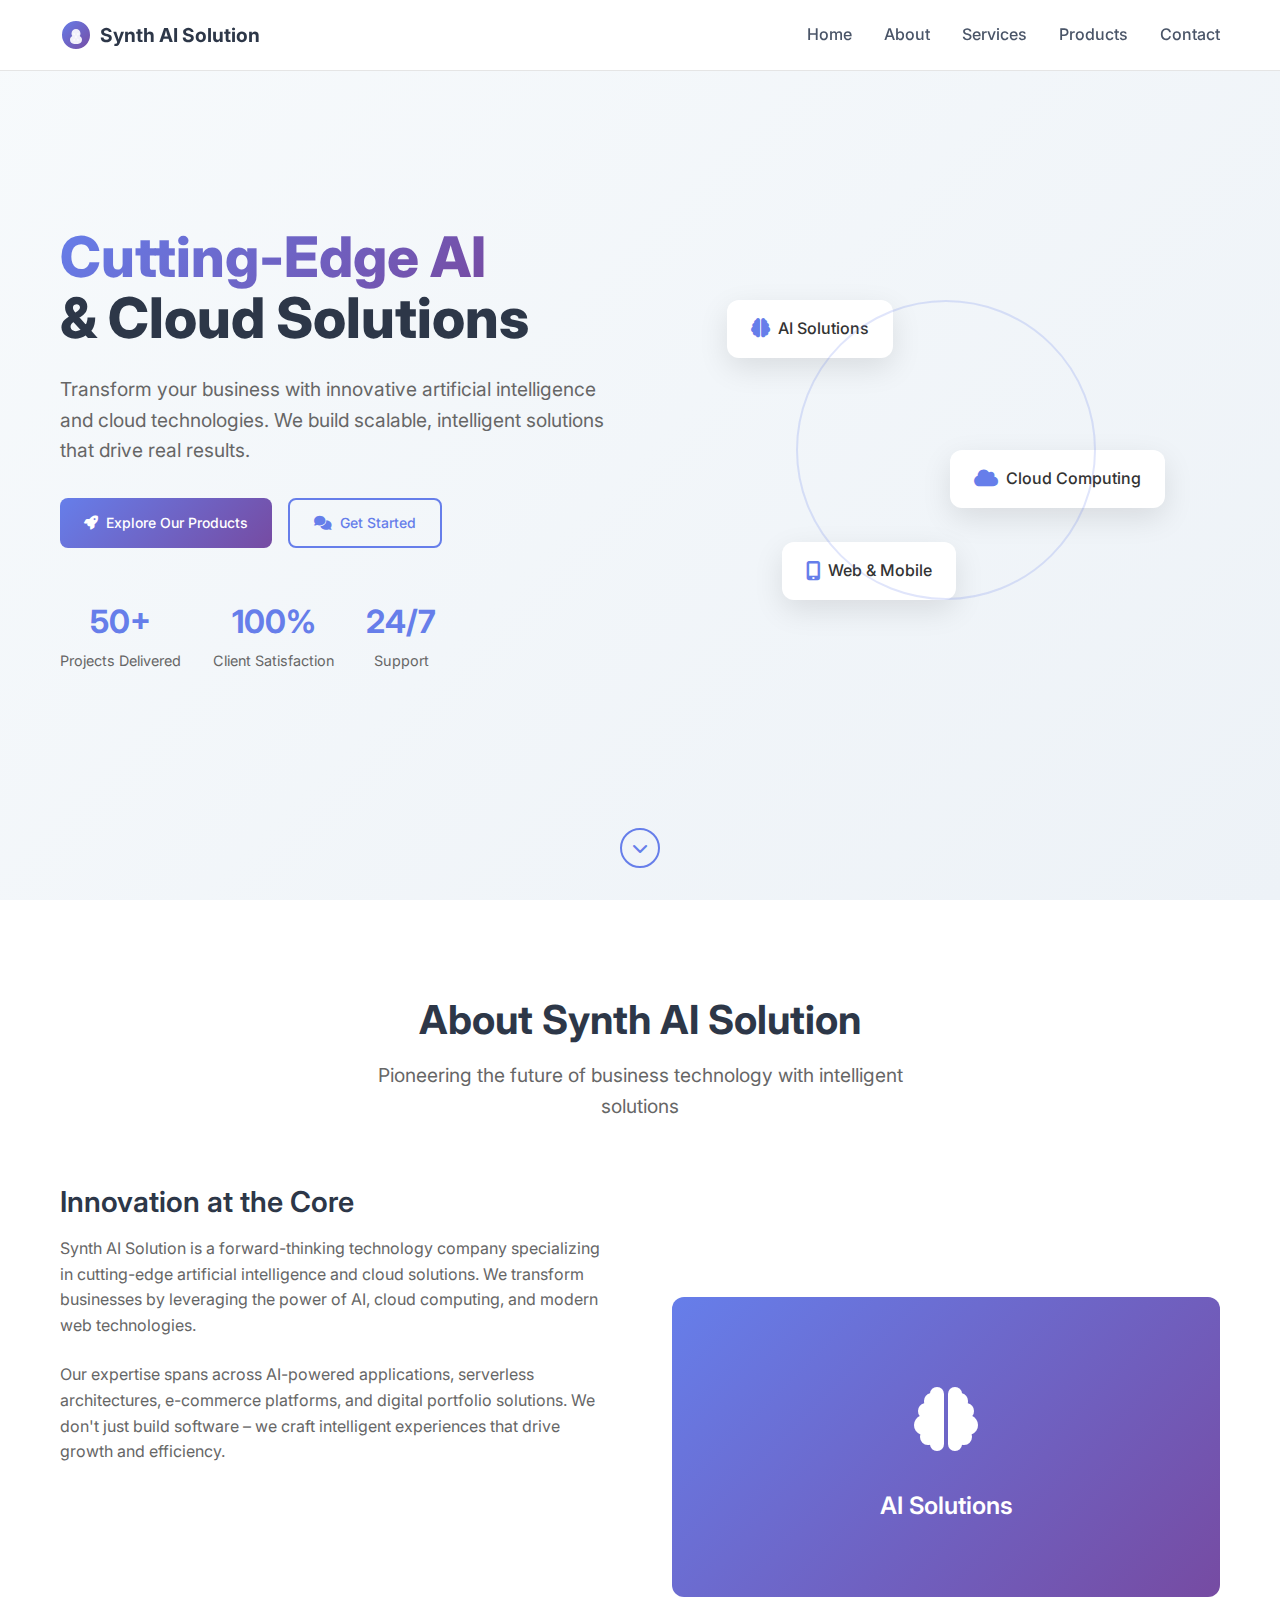
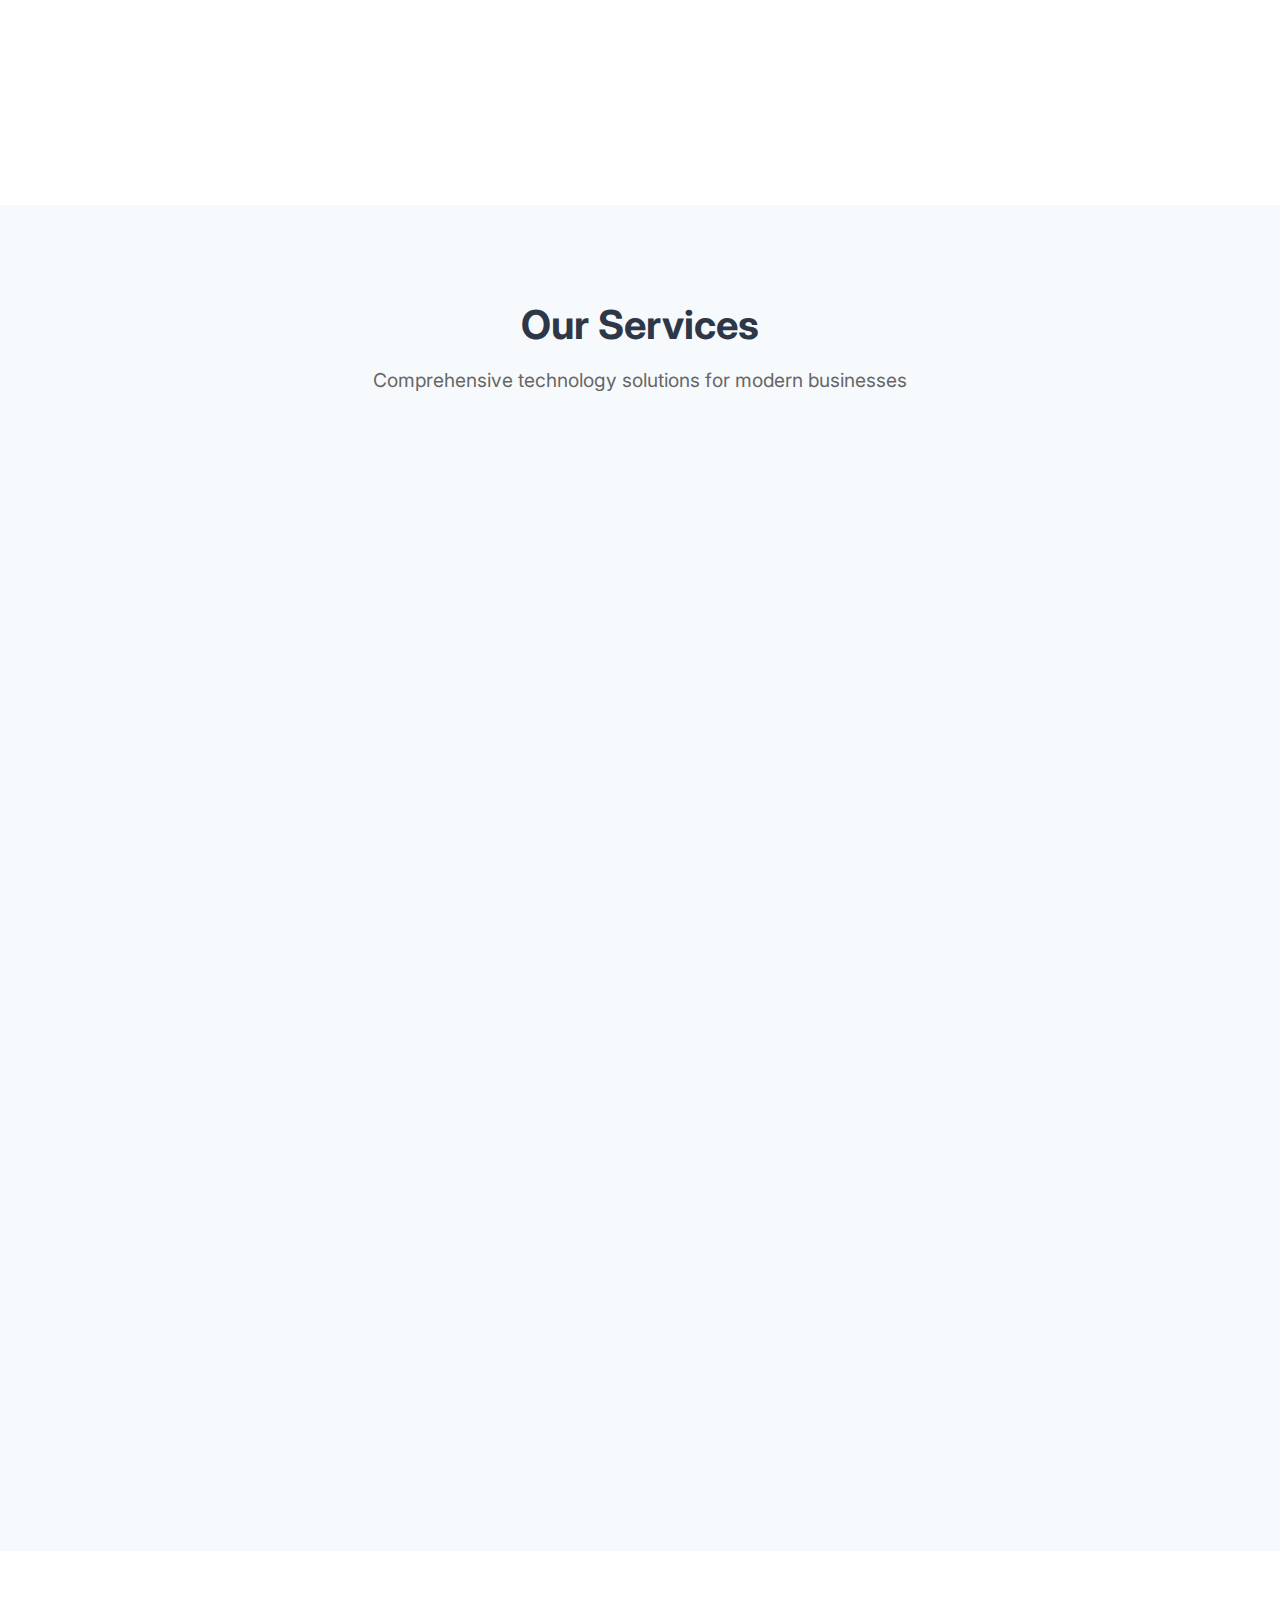
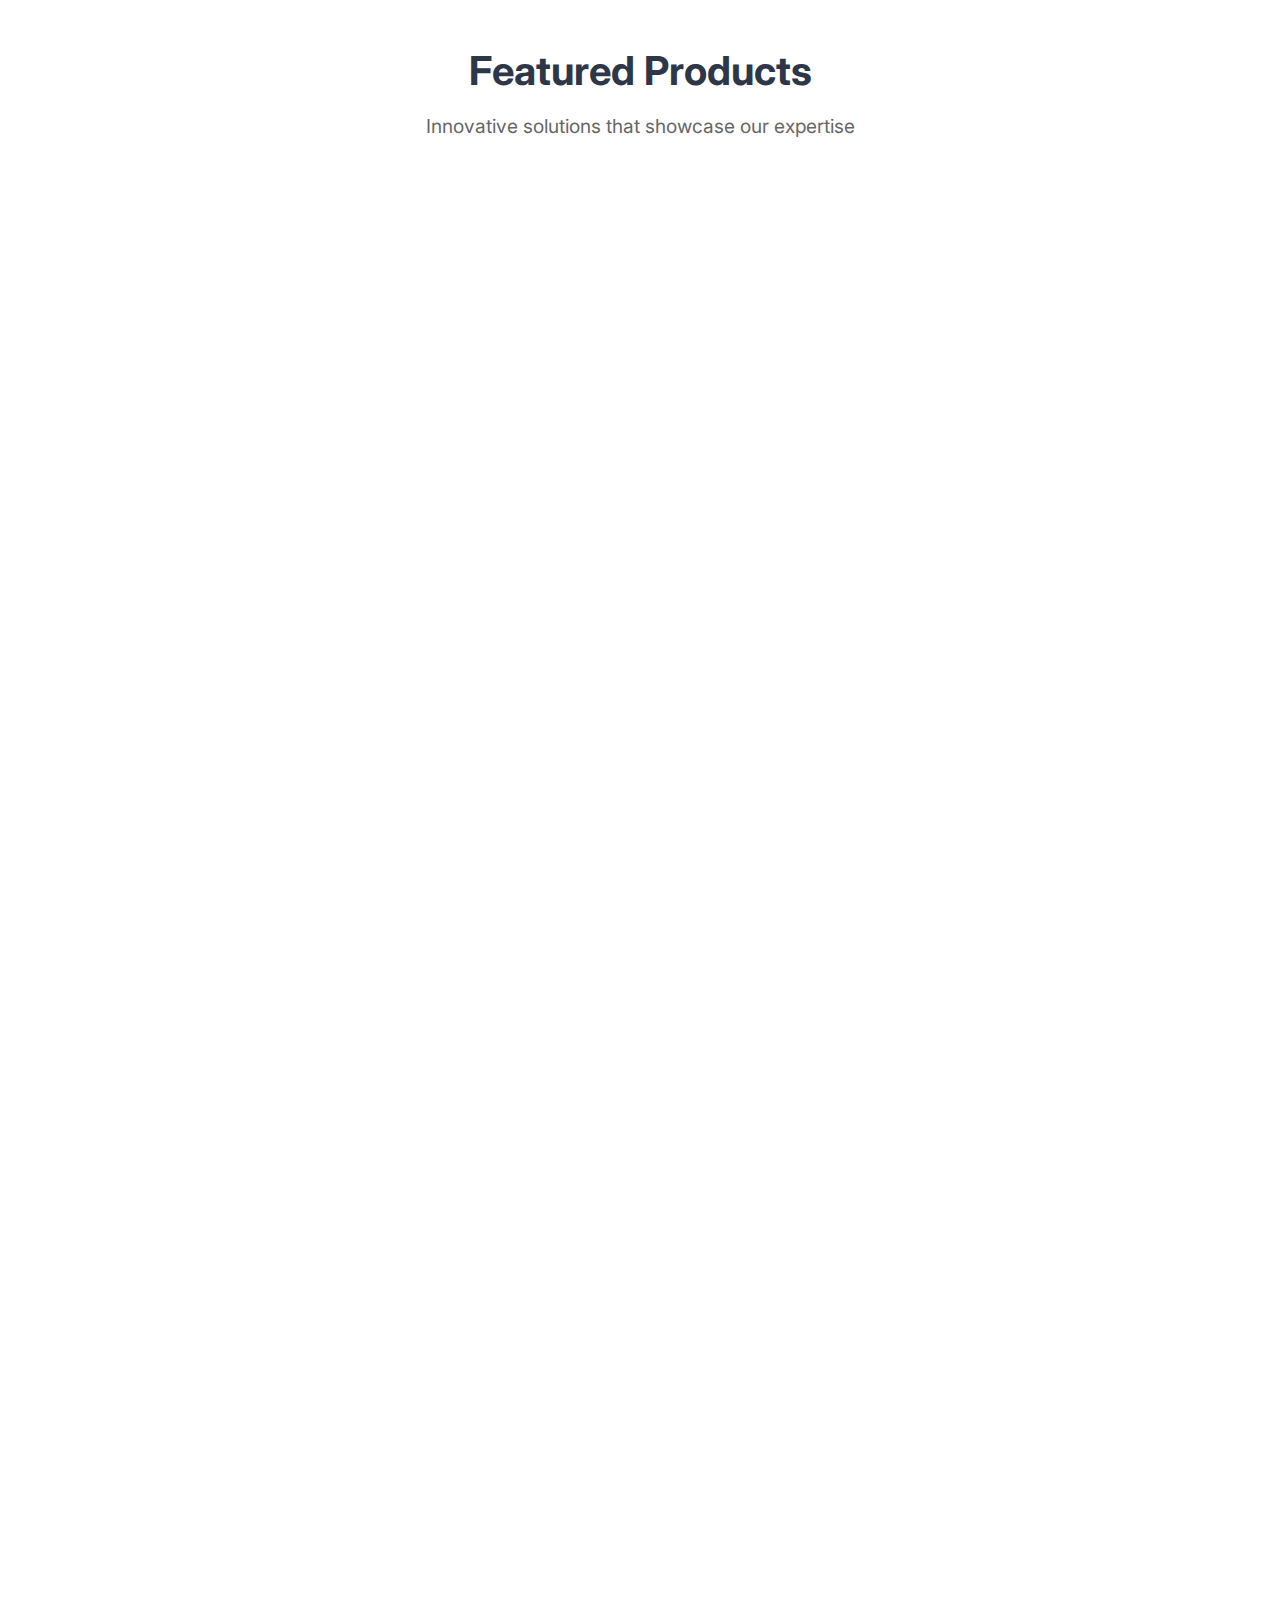
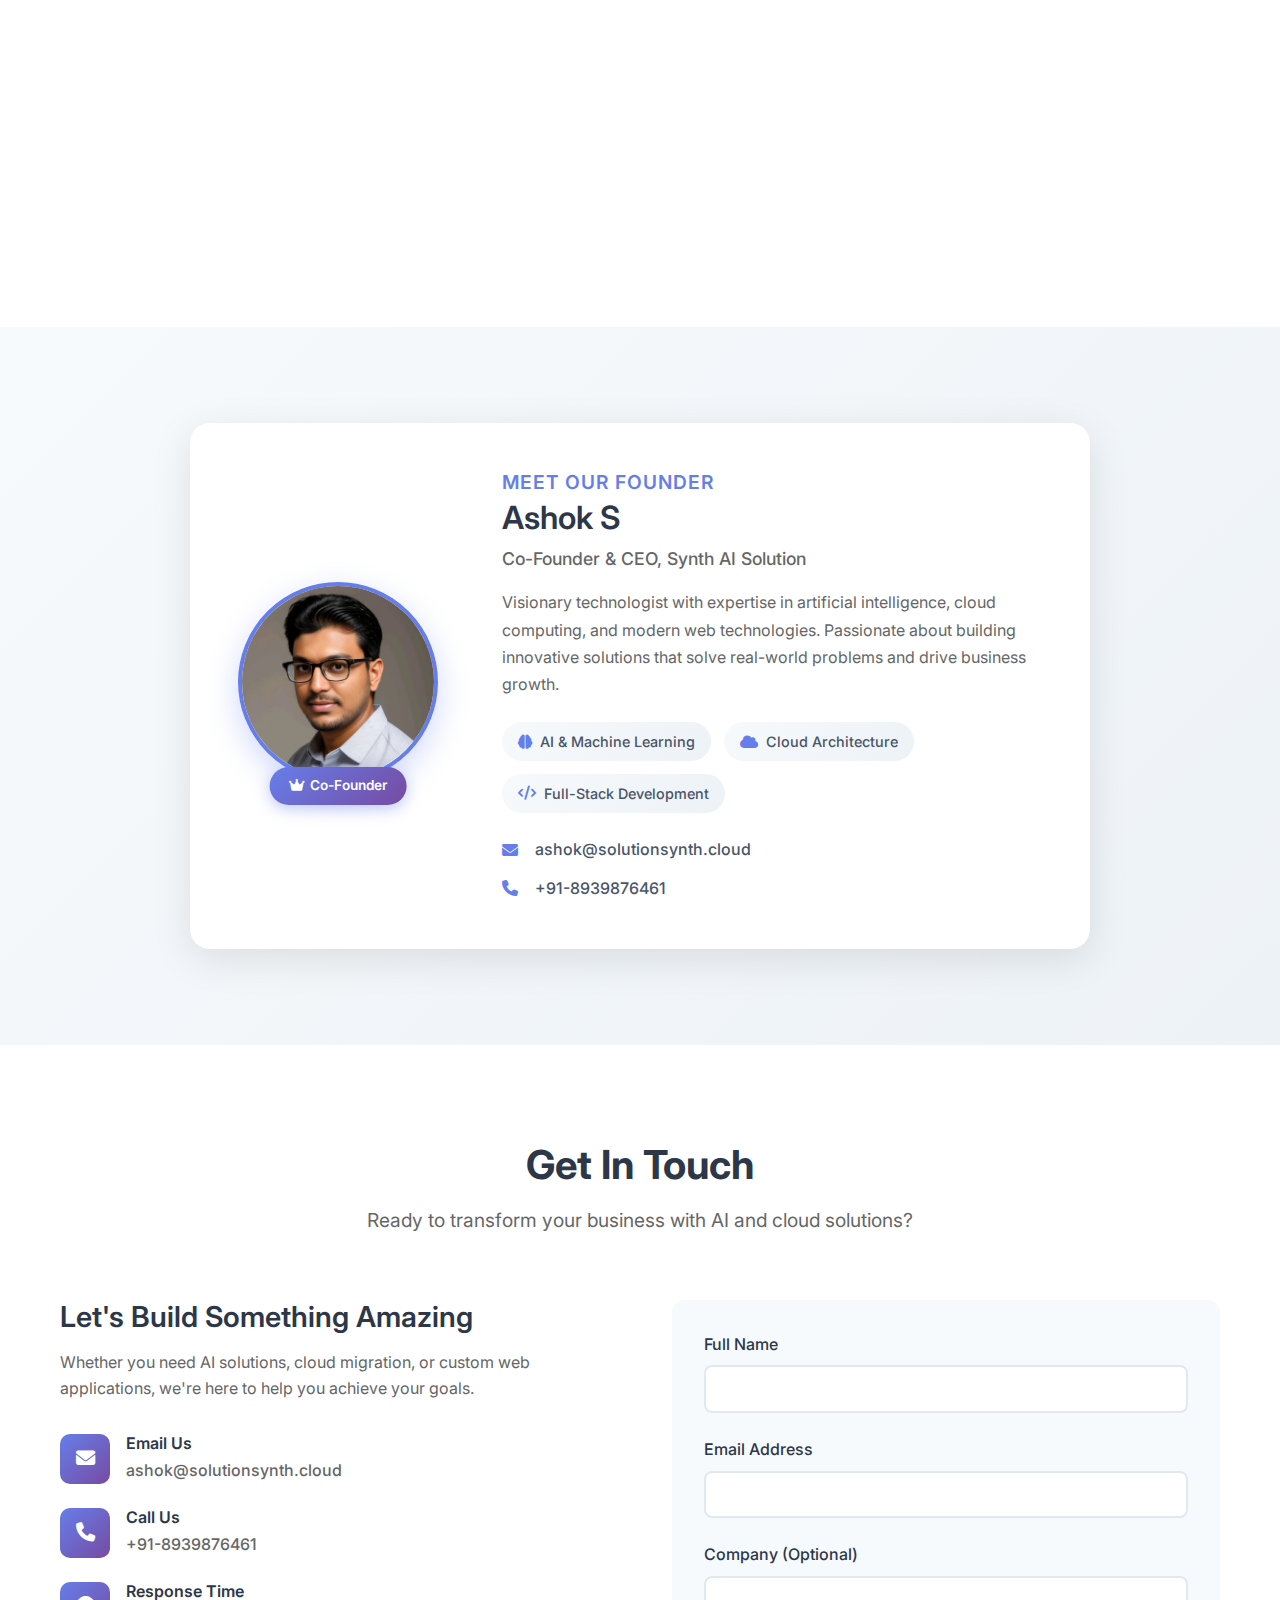
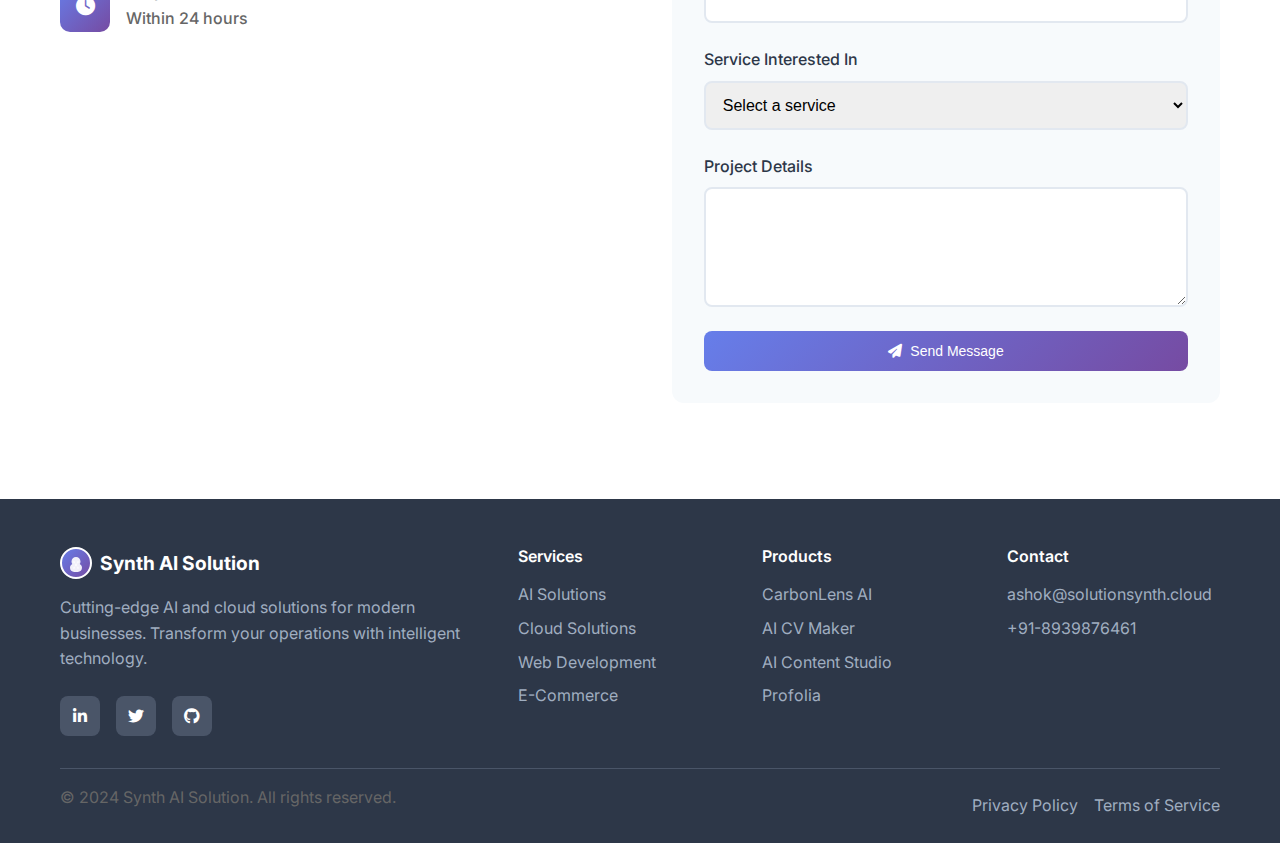
<file: index.html>
<!DOCTYPE html>
<html lang="en">
<head>
    <meta charset="UTF-8">
    <meta name="viewport" content="width=device-width, initial-scale=1.0">
    <title>Synth AI Solution - Cutting-Edge AI & Cloud Solutions</title>
    <meta name="description" content="Synth AI Solution provides cutting-edge AI and cloud solutions, websites, shopping cart apps, and portfolio generation. Discover our innovative products like CarbonLens AI and Profolia.">
    <meta name="keywords" content="AI solutions, cloud computing, web development, portfolio generation, artificial intelligence, AWS, serverless">
    
    <!-- Open Graph Meta Tags -->
    <meta property="og:title" content="Synth AI Solution - Cutting-Edge AI & Cloud Solutions">
    <meta property="og:description" content="Transform your business with our innovative AI and cloud solutions. From carbon tracking to portfolio generation, we build the future.">
    <meta property="og:image" content="https://solutionsynth.cloud/assets/og-image.jpg">
    <meta property="og:url" content="https://solutionsynth.cloud">
    <meta property="og:type" content="website">
    
    <!-- Favicon -->
    <link rel="icon" type="image/svg+xml" href="assets/favicon.svg">
    <link rel="alternate icon" href="assets/favicon.svg">
    
    <!-- Fonts -->
    <link href="https://fonts.googleapis.com/css2?family=Inter:wght@300;400;500;600;700;800&display=swap" rel="stylesheet">
    <link href="https://cdnjs.cloudflare.com/ajax/libs/font-awesome/6.4.0/css/all.min.css" rel="stylesheet">
    
    <!-- Styles -->
    <link rel="stylesheet" href="styles/main.css">
    
    <!-- Analytics -->
    <script async src="https://www.googletagmanager.com/gtag/js?id=GA_MEASUREMENT_ID"></script>
    <script>
        window.dataLayer = window.dataLayer || [];
        function gtag(){dataLayer.push(arguments);}
        gtag('js', new Date());
        gtag('config', 'GA_MEASUREMENT_ID');
    </script>
</head>
<body>
    <!-- Navigation -->
    <nav class="navbar">
        <div class="nav-container">
            <div class="nav-logo">
                <img src="assets/logo.svg" alt="Synth AI Solution" class="logo-img">
                <span class="logo-text">Synth AI Solution</span>
            </div>
            <div class="nav-menu" id="nav-menu">
                <a href="#home" class="nav-link">Home</a>
                <a href="#about" class="nav-link">About</a>
                <a href="#services" class="nav-link">Services</a>
                <a href="#products" class="nav-link">Products</a>
                <a href="#contact" class="nav-link">Contact</a>
            </div>
            <div class="nav-toggle" id="nav-toggle">
                <span class="bar"></span>
                <span class="bar"></span>
                <span class="bar"></span>
            </div>
        </div>
    </nav>

    <!-- Hero Section -->
    <section id="home" class="hero">
        <div class="hero-container">
            <div class="hero-content">
                <h1 class="hero-title">
                    <span class="gradient-text">Cutting-Edge AI</span><br>
                    & Cloud Solutions
                </h1>
                <p class="hero-description">
                    Transform your business with innovative artificial intelligence and cloud technologies. 
                    We build scalable, intelligent solutions that drive real results.
                </p>
                <div class="hero-buttons">
                    <a href="#products" class="btn btn-primary">
                        <i class="fas fa-rocket"></i>
                        Explore Our Products
                    </a>
                    <a href="#contact" class="btn btn-secondary">
                        <i class="fas fa-comments"></i>
                        Get Started
                    </a>
                </div>
                <div class="hero-stats">
                    <div class="stat">
                        <span class="stat-number">50+</span>
                        <span class="stat-label">Projects Delivered</span>
                    </div>
                    <div class="stat">
                        <span class="stat-number">100%</span>
                        <span class="stat-label">Client Satisfaction</span>
                    </div>
                    <div class="stat">
                        <span class="stat-number">24/7</span>
                        <span class="stat-label">Support</span>
                    </div>
                </div>
            </div>
            <div class="hero-visual">
                <div class="hero-animation">
                    <div class="floating-card card-1">
                        <i class="fas fa-brain"></i>
                        <span>AI Solutions</span>
                    </div>
                    <div class="floating-card card-2">
                        <i class="fas fa-cloud"></i>
                        <span>Cloud Computing</span>
                    </div>
                    <div class="floating-card card-3">
                        <i class="fas fa-mobile-alt"></i>
                        <span>Web & Mobile</span>
                    </div>
                    <div class="hero-circle"></div>
                </div>
            </div>
        </div>
        <div class="hero-scroll">
            <a href="#about" class="scroll-indicator">
                <i class="fas fa-chevron-down"></i>
            </a>
        </div>
    </section>

    <!-- About Section -->
    <section id="about" class="about">
        <div class="container">
            <div class="section-header">
                <h2 class="section-title">About Synth AI Solution</h2>
                <p class="section-subtitle">
                    Pioneering the future of business technology with intelligent solutions
                </p>
            </div>
            <div class="about-content">
                <div class="about-text">
                    <h3>Innovation at the Core</h3>
                    <p>
                        Synth AI Solution is a forward-thinking technology company specializing in 
                        cutting-edge artificial intelligence and cloud solutions. We transform businesses 
                        by leveraging the power of AI, cloud computing, and modern web technologies.
                    </p>
                    <p>
                        Our expertise spans across AI-powered applications, serverless architectures, 
                        e-commerce platforms, and digital portfolio solutions. We don't just build 
                        software – we craft intelligent experiences that drive growth and efficiency.
                    </p>
                    <div class="about-features">
                        <div class="feature">
                            <i class="fas fa-lightbulb"></i>
                            <div>
                                <h4>Innovation First</h4>
                                <p>Cutting-edge technologies and creative solutions</p>
                            </div>
                        </div>
                        <div class="feature">
                            <i class="fas fa-users"></i>
                            <div>
                                <h4>Client-Centric</h4>
                                <p>Tailored solutions that meet your unique needs</p>
                            </div>
                        </div>
                        <div class="feature">
                            <i class="fas fa-chart-line"></i>
                            <div>
                                <h4>Results Driven</h4>
                                <p>Measurable impact on your business growth</p>
                            </div>
                        </div>
                    </div>
                </div>
                <div class="about-image">
                    <div class="about-illustration">
                        <div class="illustration-icon">
                            <i class="fas fa-brain"></i>
                        </div>
                        <div class="illustration-text">AI Solutions</div>
                    </div>
                </div>
            </div>
        </div>
    </section>

    <!-- Services Section -->
    <section id="services" class="services">
        <div class="container">
            <div class="section-header">
                <h2 class="section-title">Our Services</h2>
                <p class="section-subtitle">
                    Comprehensive technology solutions for modern businesses
                </p>
            </div>
            <div class="services-grid">
                <div class="service-card">
                    <div class="service-icon">
                        <i class="fas fa-brain"></i>
                    </div>
                    <h3>AI Solutions</h3>
                    <p>
                        Custom artificial intelligence applications including document processing, 
                        predictive analytics, and intelligent automation systems.
                    </p>
                    <ul class="service-features">
                        <li>Machine Learning Models</li>
                        <li>Natural Language Processing</li>
                        <li>Computer Vision</li>
                        <li>Predictive Analytics</li>
                    </ul>
                </div>
                
                <div class="service-card">
                    <div class="service-icon">
                        <i class="fas fa-cloud"></i>
                    </div>
                    <h3>Cloud Solutions</h3>
                    <p>
                        Scalable cloud architectures using AWS, serverless computing, 
                        and modern DevOps practices for optimal performance.
                    </p>
                    <ul class="service-features">
                        <li>Serverless Architecture</li>
                        <li>AWS Cloud Migration</li>
                        <li>DevOps & CI/CD</li>
                        <li>Infrastructure as Code</li>
                    </ul>
                </div>
                
                <div class="service-card">
                    <div class="service-icon">
                        <i class="fas fa-globe"></i>
                    </div>
                    <h3>Web Development</h3>
                    <p>
                        Modern, responsive websites and web applications built with 
                        the latest technologies and best practices.
                    </p>
                    <ul class="service-features">
                        <li>React & Next.js</li>
                        <li>Progressive Web Apps</li>
                        <li>Responsive Design</li>
                        <li>SEO Optimization</li>
                    </ul>
                </div>
                
                <div class="service-card">
                    <div class="service-icon">
                        <i class="fas fa-shopping-cart"></i>
                    </div>
                    <h3>E-Commerce Solutions</h3>
                    <p>
                        Complete shopping cart applications and e-commerce platforms 
                        with payment integration and inventory management.
                    </p>
                    <ul class="service-features">
                        <li>Custom Shopping Carts</li>
                        <li>Payment Integration</li>
                        <li>Inventory Management</li>
                        <li>Analytics Dashboard</li>
                    </ul>
                </div>
                
                <div class="service-card">
                    <div class="service-icon">
                        <i class="fas fa-user"></i>
                    </div>
                    <h3>Portfolio Generation</h3>
                    <p>
                        Professional portfolio websites and digital presence solutions 
                        to showcase your work and attract opportunities.
                    </p>
                    <ul class="service-features">
                        <li>Custom Portfolio Design</li>
                        <li>Content Management</li>
                        <li>SEO Optimization</li>
                        <li>Analytics Integration</li>
                    </ul>
                </div>
                
                <div class="service-card">
                    <div class="service-icon">
                        <i class="fas fa-mobile-alt"></i>
                    </div>
                    <h3>Mobile Apps</h3>
                    <p>
                        Cross-platform mobile applications with native performance 
                        and seamless user experiences.
                    </p>
                    <ul class="service-features">
                        <li>React Native</li>
                        <li>Cross-Platform</li>
                        <li>Native Performance</li>
                        <li>App Store Deployment</li>
                    </ul>
                </div>
            </div>
        </div>
    </section>

    <!-- Products Section -->
    <section id="products" class="products">
        <div class="container">
            <div class="section-header">
                <h2 class="section-title">Featured Products</h2>
                <p class="section-subtitle">
                    Innovative solutions that showcase our expertise
                </p>
            </div>
            <div class="products-grid">
                <!-- CarbonLens AI -->
                <div class="product-card featured">
                    <div class="product-image">
                        <img src="assets/carbonlens-preview.jpg" alt="CarbonLens AI - Intelligent Supply Chain Carbon Footprint Tracker">
                        <div class="product-overlay">
                            <a href="https://carbonlens-ai.solutionsynth.cloud" target="_blank" class="btn btn-primary">
                                <i class="fas fa-external-link-alt"></i>
                                Live Demo
                            </a>
                        </div>
                    </div>
                    <div class="product-content">
                        <div class="product-badge">Featured</div>
                        <h3>CarbonLens AI</h3>
                        <p class="product-description">
                            Intelligent supply chain carbon footprint tracker powered by AWS AI services. 
                            Automatically processes logistics documents and provides optimization recommendations.
                        </p>
                        <div class="product-tech">
                            <span class="tech-tag">AWS Bedrock</span>
                            <span class="tech-tag">React</span>
                            <span class="tech-tag">Serverless</span>
                            <span class="tech-tag">AI/ML</span>
                        </div>
                        <div class="product-features">
                            <div class="feature">
                                <i class="fas fa-robot"></i>
                                <span>AI-Powered Document Processing</span>
                            </div>
                            <div class="feature">
                                <i class="fas fa-leaf"></i>
                                <span>Carbon Footprint Calculation</span>
                            </div>
                            <div class="feature">
                                <i class="fas fa-certificate"></i>
                                <span>Blockchain Certificates</span>
                            </div>
                        </div>
                        <div class="product-links">
                            <a href="https://carbonlens-ai.solutionsynth.cloud" target="_blank" class="product-link">
                                <i class="fas fa-globe"></i>
                                Visit Application
                            </a>
                        </div>
                    </div>
                </div>

                <!-- AI CV Maker -->
                <div class="product-card featured">
                    <div class="product-image">
                        <img src="assets/AI Resume Generator-preview.jpg" alt="AI CV Maker - Intelligent Resume Generator">
                        <div class="product-overlay">
                            <a href="https://resume-generator-ai.solutionsynth.cloud/" target="_blank" class="btn btn-primary">
                                <i class="fas fa-external-link-alt"></i>
                                Live Demo
                            </a>
                        </div>
                    </div>
                    <div class="product-content">
                        <div class="product-badge">Featured</div>
                        <h3>AI CV Maker</h3>
                        <p class="product-description">
                            Intelligent resume generator powered by AI. Create professional, ATS-optimized 
                            resumes with personalized content suggestions and modern templates.
                        </p>
                        <div class="product-tech">
                            <span class="tech-tag">AI/ML</span>
                            <span class="tech-tag">React</span>
                            <span class="tech-tag">AWS</span>
                            <span class="tech-tag">Serverless</span>
                        </div>
                        <div class="product-features">
                            <div class="feature">
                                <i class="fas fa-brain"></i>
                                <span>AI-Powered Content Generation</span>
                            </div>
                            <div class="feature">
                                <i class="fas fa-file-alt"></i>
                                <span>ATS-Optimized Templates</span>
                            </div>
                            <div class="feature">
                                <i class="fas fa-download"></i>
                                <span>PDF Export</span>
                            </div>
                        </div>
                        <div class="product-links">
                            <a href="https://resume-generator-ai.solutionsynth.cloud/" target="_blank" class="product-link">
                                <i class="fas fa-globe"></i>
                                Try AI CV Maker
                            </a>
                        </div>
                    </div>
                </div>

                <!-- AI Content Studio -->
                <div class="product-card featured">
                    <div class="product-image">
                        <img src="assets/AI%20Content%20Studio-preview.jpg" alt="AI Content Studio - Serverless AI-Powered Content Generation Platform">
                        <div class="product-overlay">
                            <a href="https://ai-content-studio.solutionsynth.cloud" target="_blank" class="btn btn-primary">
                                <i class="fas fa-external-link-alt"></i>
                                Live Demo
                            </a>
                        </div>
                    </div>
                    <div class="product-content">
                        <div class="product-badge">Featured</div>
                        <h3>AI Content Studio</h3>
                        <p class="product-description">
                            Serverless AI-powered content generation platform that transforms ideas into professional, 
                            SEO-optimized articles and web content using multi-agent workflow system.
                        </p>
                        <div class="product-tech">
                            <span class="tech-tag">AWS Lambda</span>
                            <span class="tech-tag">AI/ML</span>
                            <span class="tech-tag">Serverless</span>
                            <span class="tech-tag">CloudFront</span>
                        </div>
                        <div class="product-features">
                            <div class="feature">
                                <i class="fas fa-users-cog"></i>
                                <span>Multi-Agent Workflow System</span>
                            </div>
                            <div class="feature">
                                <i class="fas fa-search-dollar"></i>
                                <span>SEO Optimization</span>
                            </div>
                            <div class="feature">
                                <i class="fas fa-code"></i>
                                <span>Web-Ready HTML Output</span>
                            </div>
                        </div>
                        <div class="product-links">
                            <a href="https://ai-content-studio.solutionsynth.cloud" target="_blank" class="product-link">
                                <i class="fas fa-globe"></i>
                                Try AI Content Studio
                            </a>
                        </div>
                    </div>
                </div>

                <!-- Profolia -->
                <div class="product-card">
                    <div class="product-image">
                        <img src="assets/profolia-preview.jpg" alt="profilia - Professional Online Portfolio Creation Platform">
                        <div class="product-overlay">
                            <a href="https://profilia.solutionsynth.cloud" target="_blank" class="btn btn-primary">
                                <i class="fas fa-external-link-alt"></i>
                                Visit Site
                            </a>
                        </div>
                    </div>
                    <div class="product-content">
                        <div class="product-badge subsidiary">Subsidiary</div>
                        <h3>Profilia</h3>
                        <p class="product-description">
                            Professional online portfolio creation platform. Create stunning portfolios 
                            to showcase your work and attract opportunities.
                        </p>
                        <div class="product-tech">
                            <span class="tech-tag">React</span>
                            <span class="tech-tag">Node.js</span>
                            <span class="tech-tag">MongoDB</span>
                            <span class="tech-tag">AWS</span>
                        </div>
                        <div class="product-features">
                            <div class="feature">
                                <i class="fas fa-palette"></i>
                                <span>Beautiful Templates</span>
                            </div>
                            <div class="feature">
                                <i class="fas fa-mobile-alt"></i>
                                <span>Responsive Design</span>
                            </div>
                            <div class="feature">
                                <i class="fas fa-search"></i>
                                <span>SEO Optimized</span>
                            </div>
                        </div>
                        <div class="product-links">
                            <a href="https://profilia.solutionsynth.cloud" target="_blank" class="product-link">
                                <i class="fas fa-globe"></i>
                                Visit Profilia
                            </a>
                        </div>
                    </div>
                </div>
            </div>
        </div>
    </section>

    <!-- Founder Section -->
    <section class="founder">
        <div class="container">
            <div class="founder-content">
                <div class="founder-image">
                    <img src="assets/founder-photo.jpg" alt="Ashok S - Co-Founder of Synth AI Solution">
                    <div class="founder-badge">
                        <i class="fas fa-crown"></i>
                        <span>Co-Founder</span>
                    </div>
                </div>
                <div class="founder-info">
                    <h2>Meet Our Founder</h2>
                    <h3>Ashok S</h3>
                    <p class="founder-title">Co-Founder & CEO, Synth AI Solution</p>
                    <p class="founder-description">
                        Visionary technologist with expertise in artificial intelligence, cloud computing, 
                        and modern web technologies. Passionate about building innovative solutions that 
                        solve real-world problems and drive business growth.
                    </p>
                    <div class="founder-expertise">
                        <div class="expertise-item">
                            <i class="fas fa-brain"></i>
                            <span>AI & Machine Learning</span>
                        </div>
                        <div class="expertise-item">
                            <i class="fas fa-cloud"></i>
                            <span>Cloud Architecture</span>
                        </div>
                        <div class="expertise-item">
                            <i class="fas fa-code"></i>
                            <span>Full-Stack Development</span>
                        </div>
                    </div>
                    <div class="founder-contact">
                        <a href="mailto:ashok@solutionsynth.cloud" class="contact-item">
                            <i class="fas fa-envelope"></i>
                            <span>ashok@solutionsynth.cloud</span>
                        </a>
                        <a href="tel:+918939876461" class="contact-item">
                            <i class="fas fa-phone"></i>
                            <span>+91-8939876461</span>
                        </a>
                    </div>
                </div>
            </div>
        </div>
    </section>

    <!-- Contact Section -->
    <section id="contact" class="contact">
        <div class="container">
            <div class="section-header">
                <h2 class="section-title">Get In Touch</h2>
                <p class="section-subtitle">
                    Ready to transform your business with AI and cloud solutions?
                </p>
            </div>
            <div class="contact-content">
                <div class="contact-info">
                    <h3>Let's Build Something Amazing</h3>
                    <p>
                        Whether you need AI solutions, cloud migration, or custom web applications, 
                        we're here to help you achieve your goals.
                    </p>
                    <div class="contact-methods">
                        <div class="contact-method">
                            <div class="method-icon">
                                <i class="fas fa-envelope"></i>
                            </div>
                            <div class="method-info">
                                <h4>Email Us</h4>
                                <a href="mailto:ashok@solutionsynth.cloud">ashok@solutionsynth.cloud</a>
                            </div>
                        </div>
                        <div class="contact-method">
                            <div class="method-icon">
                                <i class="fas fa-phone"></i>
                            </div>
                            <div class="method-info">
                                <h4>Call Us</h4>
                                <a href="tel:+918939876461">+91-8939876461</a>
                            </div>
                        </div>
                        <div class="contact-method">
                            <div class="method-icon">
                                <i class="fas fa-clock"></i>
                            </div>
                            <div class="method-info">
                                <h4>Response Time</h4>
                                <span>Within 24 hours</span>
                            </div>
                        </div>
                    </div>
                </div>
                <div class="contact-form">
                    <form id="contactForm" class="form">
                        <div class="form-group">
                            <label for="name">Full Name</label>
                            <input type="text" id="name" name="name" required>
                        </div>
                        <div class="form-group">
                            <label for="email">Email Address</label>
                            <input type="email" id="email" name="email" required>
                        </div>
                        <div class="form-group">
                            <label for="company">Company (Optional)</label>
                            <input type="text" id="company" name="company">
                        </div>
                        <div class="form-group">
                            <label for="service">Service Interested In</label>
                            <select id="service" name="service" required>
                                <option value="">Select a service</option>
                                <option value="ai-solutions">AI Solutions</option>
                                <option value="cloud-solutions">Cloud Solutions</option>
                                <option value="web-development">Web Development</option>
                                <option value="ecommerce">E-Commerce Solutions</option>
                                <option value="portfolio">Portfolio Generation</option>
                                <option value="mobile-apps">Mobile Apps</option>
                                <option value="consultation">Consultation</option>
                            </select>
                        </div>
                        <div class="form-group">
                            <label for="message">Project Details</label>
                            <textarea id="message" name="message" rows="5" required></textarea>
                        </div>
                        <button type="submit" class="btn btn-primary btn-full">
                            <i class="fas fa-paper-plane"></i>
                            Send Message
                        </button>
                    </form>
                </div>
            </div>
        </div>
    </section>

    <!-- Footer -->
    <footer class="footer">
        <div class="container">
            <div class="footer-content">
                <div class="footer-section">
                    <div class="footer-logo">
                        <img src="assets/logo.svg" alt="Synth AI Solution">
                        <span>Synth AI Solution</span>
                    </div>
                    <p class="footer-description">
                        Cutting-edge AI and cloud solutions for modern businesses. 
                        Transform your operations with intelligent technology.
                    </p>
                    <div class="social-links">
                        <a href="#" class="social-link" aria-label="LinkedIn">
                            <i class="fab fa-linkedin-in"></i>
                        </a>
                        <a href="#" class="social-link" aria-label="Twitter">
                            <i class="fab fa-twitter"></i>
                        </a>
                        <a href="#" class="social-link" aria-label="GitHub">
                            <i class="fab fa-github"></i>
                        </a>
                    </div>
                </div>
                <div class="footer-section">
                    <h4>Services</h4>
                    <ul class="footer-links">
                        <li><a href="#services">AI Solutions</a></li>
                        <li><a href="#services">Cloud Solutions</a></li>
                        <li><a href="#services">Web Development</a></li>
                        <li><a href="#services">E-Commerce</a></li>
                    </ul>
                </div>
                <div class="footer-section">
                    <h4>Products</h4>
                    <ul class="footer-links">
                        <li><a href="https://carbonlens-ai.solutionsynth.cloud" target="_blank">CarbonLens AI</a></li>
                        <li><a href="https://resume-generator-ai.solutionsynth.cloud/" target="_blank">AI CV Maker</a></li>
                        <li><a href="https://ai-content-studio.solutionsynth.cloud" target="_blank">AI Content Studio</a></li>
                        <li><a href="https://www.profolia.art" target="_blank">Profolia</a></li>
                    </ul>
                </div>
                <div class="footer-section">
                    <h4>Contact</h4>
                    <ul class="footer-links">
                        <li><a href="mailto:ashok@solutionsynth.cloud">ashok@solutionsynth.cloud</a></li>
                        <li><a href="tel:+918939876461">+91-8939876461</a></li>
                    </ul>
                </div>
            </div>
            <div class="footer-bottom">
                <p>&copy; 2024 Synth AI Solution. All rights reserved.</p>
                <div class="footer-bottom-links">
                    <a href="#privacy">Privacy Policy</a>
                    <a href="#terms">Terms of Service</a>
                </div>
            </div>
        </div>
    </footer>

    <!-- Scripts -->
    <script src="scripts/main.js"></script>
</body>
</html>
</file>
<file: styles/main.css>
/* Reset and Base Styles */
* {
    margin: 0;
    padding: 0;
    box-sizing: border-box;
}

html {
    scroll-behavior: smooth;
}

body {
    font-family: 'Inter', -apple-system, BlinkMacSystemFont, 'Segoe UI', Roboto, sans-serif;
    line-height: 1.6;
    color: #333;
    overflow-x: hidden;
}

.container {
    max-width: 1200px;
    margin: 0 auto;
    padding: 0 20px;
}

/* Typography */
h1, h2, h3, h4, h5, h6 {
    font-weight: 600;
    line-height: 1.2;
    margin-bottom: 1rem;
}

p {
    margin-bottom: 1rem;
    color: #666;
}

a {
    text-decoration: none;
    color: inherit;
    transition: all 0.3s ease;
}

/* Buttons */
.btn {
    display: inline-flex;
    align-items: center;
    gap: 0.5rem;
    padding: 12px 24px;
    border: none;
    border-radius: 8px;
    font-weight: 500;
    text-decoration: none;
    cursor: pointer;
    transition: all 0.3s ease;
    font-size: 14px;
}

.btn-primary {
    background: linear-gradient(135deg, #667eea 0%, #764ba2 100%);
    color: white;
}

.btn-primary:hover {
    transform: translateY(-2px);
    box-shadow: 0 10px 25px rgba(102, 126, 234, 0.3);
}

.btn-secondary {
    background: transparent;
    color: #667eea;
    border: 2px solid #667eea;
}

.btn-secondary:hover {
    background: #667eea;
    color: white;
}

.btn-full {
    width: 100%;
    justify-content: center;
}

/* Gradient Text */
.gradient-text {
    background: linear-gradient(135deg, #667eea 0%, #764ba2 100%);
    -webkit-background-clip: text;
    -webkit-text-fill-color: transparent;
    background-clip: text;
}

/* Section Headers */
.section-header {
    text-align: center;
    margin-bottom: 4rem;
}

.section-title {
    font-size: 2.5rem;
    font-weight: 700;
    margin-bottom: 1rem;
    color: #2d3748;
}

.section-subtitle {
    font-size: 1.2rem;
    color: #666;
    max-width: 600px;
    margin: 0 auto;
}

/* Navigation */
.navbar {
    position: fixed;
    top: 0;
    width: 100%;
    background: rgba(255, 255, 255, 0.95);
    backdrop-filter: blur(10px);
    border-bottom: 1px solid rgba(0, 0, 0, 0.1);
    z-index: 1000;
    transition: all 0.3s ease;
}

.nav-container {
    max-width: 1200px;
    margin: 0 auto;
    padding: 0 20px;
    display: flex;
    justify-content: space-between;
    align-items: center;
    height: 70px;
}

.nav-logo {
    display: flex;
    align-items: center;
    gap: 0.5rem;
    font-weight: 700;
    font-size: 1.2rem;
    color: #2d3748;
}

.logo-img {
    width: 32px;
    height: 32px;
}

.nav-menu {
    display: flex;
    gap: 2rem;
}

.nav-link {
    font-weight: 500;
    color: #4a5568;
    transition: color 0.3s ease;
}

.nav-link:hover {
    color: #667eea;
}

.nav-toggle {
    display: none;
    flex-direction: column;
    cursor: pointer;
}

.bar {
    width: 25px;
    height: 3px;
    background: #2d3748;
    margin: 3px 0;
    transition: 0.3s;
}

/* Hero Section */
.hero {
    min-height: 100vh;
    display: flex;
    align-items: center;
    background: linear-gradient(135deg, #f7fafc 0%, #edf2f7 100%);
    position: relative;
    overflow: hidden;
}

.hero-container {
    max-width: 1200px;
    margin: 0 auto;
    padding: 0 20px;
    display: grid;
    grid-template-columns: 1fr 1fr;
    gap: 4rem;
    align-items: center;
}

.hero-content {
    z-index: 2;
}

.hero-title {
    font-size: 3.5rem;
    font-weight: 800;
    line-height: 1.1;
    margin-bottom: 1.5rem;
    color: #2d3748;
}

.hero-description {
    font-size: 1.2rem;
    color: #666;
    margin-bottom: 2rem;
    line-height: 1.6;
}

.hero-buttons {
    display: flex;
    gap: 1rem;
    margin-bottom: 3rem;
}

.hero-stats {
    display: flex;
    gap: 2rem;
}

.stat {
    text-align: center;
}

.stat-number {
    display: block;
    font-size: 2rem;
    font-weight: 700;
    color: #667eea;
}

.stat-label {
    font-size: 0.9rem;
    color: #666;
}

/* Hero Visual */
.hero-visual {
    position: relative;
    height: 500px;
}

.hero-animation {
    position: relative;
    width: 100%;
    height: 100%;
}

.floating-card {
    position: absolute;
    background: white;
    padding: 1rem 1.5rem;
    border-radius: 12px;
    box-shadow: 0 10px 30px rgba(0, 0, 0, 0.1);
    display: flex;
    align-items: center;
    gap: 0.5rem;
    font-weight: 500;
    animation: float 6s ease-in-out infinite;
}

.floating-card i {
    font-size: 1.2rem;
    color: #667eea;
}

.card-1 {
    top: 20%;
    left: 10%;
    animation-delay: 0s;
}

.card-2 {
    top: 50%;
    right: 10%;
    animation-delay: 2s;
}

.card-3 {
    bottom: 20%;
    left: 20%;
    animation-delay: 4s;
}

.hero-circle {
    position: absolute;
    top: 50%;
    left: 50%;
    transform: translate(-50%, -50%);
    width: 300px;
    height: 300px;
    border: 2px solid rgba(102, 126, 234, 0.2);
    border-radius: 50%;
    animation: rotate 20s linear infinite;
}

.hero-scroll {
    position: absolute;
    bottom: 2rem;
    left: 50%;
    transform: translateX(-50%);
}

.scroll-indicator {
    display: flex;
    align-items: center;
    justify-content: center;
    width: 40px;
    height: 40px;
    border: 2px solid #667eea;
    border-radius: 50%;
    color: #667eea;
    animation: bounce 2s infinite;
}

/* About Section */
.about {
    padding: 6rem 0;
    background: white;
}

.about-content {
    display: grid;
    grid-template-columns: 1fr 1fr;
    gap: 4rem;
    align-items: center;
}

.about-text h3 {
    font-size: 1.8rem;
    color: #2d3748;
    margin-bottom: 1rem;
}

.about-text p {
    margin-bottom: 1.5rem;
}

.about-features {
    display: flex;
    flex-direction: column;
    gap: 1.5rem;
    margin-top: 2rem;
}

.feature {
    display: flex;
    align-items: flex-start;
    gap: 1rem;
}

.feature i {
    font-size: 1.5rem;
    color: #667eea;
    margin-top: 0.2rem;
}

.feature h4 {
    font-size: 1.1rem;
    color: #2d3748;
    margin-bottom: 0.5rem;
}

.feature p {
    color: #666;
    margin: 0;
}

.about-image img {
    width: 100%;
    height: auto;
    border-radius: 12px;
}

.about-illustration {
    width: 100%;
    height: 300px;
    background: linear-gradient(135deg, #667eea 0%, #764ba2 100%);
    border-radius: 12px;
    display: flex;
    flex-direction: column;
    align-items: center;
    justify-content: center;
    color: white;
    text-align: center;
}

.illustration-icon {
    font-size: 4rem;
    margin-bottom: 1rem;
    animation: pulse 2s ease-in-out infinite;
}

.illustration-text {
    font-size: 1.5rem;
    font-weight: 600;
}

/* Services Section */
.services {
    padding: 6rem 0;
    background: #f7fafc;
}

.services-grid {
    display: grid;
    grid-template-columns: repeat(auto-fit, minmax(350px, 1fr));
    gap: 2rem;
}

.service-card {
    background: white;
    padding: 2rem;
    border-radius: 12px;
    box-shadow: 0 5px 20px rgba(0, 0, 0, 0.08);
    transition: transform 0.3s ease, box-shadow 0.3s ease;
}

.service-card:hover {
    transform: translateY(-5px);
    box-shadow: 0 15px 40px rgba(0, 0, 0, 0.15);
}

.service-icon {
    width: 60px;
    height: 60px;
    background: linear-gradient(135deg, #667eea 0%, #764ba2 100%);
    border-radius: 12px;
    display: flex;
    align-items: center;
    justify-content: center;
    margin-bottom: 1.5rem;
}

.service-icon i {
    font-size: 1.5rem;
    color: white;
}

.service-card h3 {
    font-size: 1.3rem;
    color: #2d3748;
    margin-bottom: 1rem;
}

.service-card p {
    margin-bottom: 1.5rem;
}

.service-features {
    list-style: none;
}

.service-features li {
    padding: 0.5rem 0;
    color: #666;
    position: relative;
    padding-left: 1.5rem;
}

.service-features li::before {
    content: '✓';
    position: absolute;
    left: 0;
    color: #667eea;
    font-weight: bold;
}

/* Products Section */
.products {
    padding: 6rem 0;
    background: white;
}

.products-grid {
    display: grid;
    grid-template-columns: repeat(3, 1fr);
    gap: 2rem;
    justify-items: center;
    max-width: 1400px;
    margin: 0 auto;
}

.product-card {
    background: white;
    border-radius: 16px;
    overflow: hidden;
    box-shadow: 0 10px 30px rgba(0, 0, 0, 0.1);
    transition: transform 0.3s ease, box-shadow 0.3s ease;
    width: 100%;
    max-width: 400px;
    height: 100%;
    display: flex;
    flex-direction: column;
}

.product-card:hover {
    transform: translateY(-10px);
    box-shadow: 0 20px 50px rgba(0, 0, 0, 0.2);
}

.product-card.featured {
    border: 2px solid #667eea;
}

.product-image {
    position: relative;
    height: 250px;
    background: linear-gradient(135deg, #667eea 0%, #764ba2 100%);
    overflow: hidden;
}

.product-image img {
    width: 100%;
    height: 100%;
    object-fit: cover;
    transition: transform 0.3s ease;
}

.product-card:hover .product-image img {
    transform: scale(1.05);
}

.product-overlay {
    position: absolute;
    top: 0;
    left: 0;
    right: 0;
    bottom: 0;
    background: rgba(0, 0, 0, 0.7);
    display: flex;
    align-items: center;
    justify-content: center;
    opacity: 0;
    transition: opacity 0.3s ease;
}

.product-card:hover .product-overlay {
    opacity: 1;
}

.product-content {
    padding: 2rem;
    flex: 1;
    display: flex;
    flex-direction: column;
}

.product-badge {
    display: inline-block;
    padding: 0.3rem 0.8rem;
    border-radius: 20px;
    font-size: 0.8rem;
    font-weight: 600;
    margin-bottom: 1rem;
}

.product-badge {
    background: #667eea;
    color: white;
}

.product-badge.subsidiary {
    background: #48bb78;
    color: white;
}

.product-content h3 {
    font-size: 1.5rem;
    color: #2d3748;
    margin-bottom: 1rem;
}

.product-description {
    margin-bottom: 1.5rem;
    flex: 1;
    color: #666;
    line-height: 1.6;
}

.product-tech {
    display: flex;
    flex-wrap: wrap;
    gap: 0.5rem;
    margin-bottom: 1.5rem;
}

.tech-tag {
    padding: 0.3rem 0.8rem;
    background: #edf2f7;
    color: #4a5568;
    border-radius: 20px;
    font-size: 0.8rem;
    font-weight: 500;
}

.product-features {
    margin-bottom: 2rem;
    min-height: 120px;
}

.product-features .feature {
    display: flex;
    align-items: center;
    gap: 0.8rem;
    margin-bottom: 0.8rem;
}

.product-features .feature i {
    color: #667eea;
    font-size: 1rem;
}

.product-features .feature span {
    color: #666;
    font-size: 0.9rem;
}

.product-links {
    display: flex;
    gap: 1rem;
    margin-top: auto;
}

.product-link {
    display: flex;
    align-items: center;
    gap: 0.5rem;
    color: #667eea;
    font-weight: 500;
    transition: color 0.3s ease;
}

.product-link:hover {
    color: #764ba2;
}

/* Founder Section */
.founder {
    padding: 6rem 0;
    background: linear-gradient(135deg, #f7fafc 0%, #edf2f7 100%);
}

.founder-content {
    display: flex;
    align-items: center;
    justify-content: center;
    gap: 4rem;
    max-width: 900px;
    margin: 0 auto;
    padding: 3rem;
    background: white;
    border-radius: 20px;
    box-shadow: 0 10px 40px rgba(0, 0, 0, 0.1);
}

.founder-image {
    position: relative;
    flex-shrink: 0;
}

.founder-image img {
    width: 200px;
    height: 200px;
    border-radius: 50%;
    object-fit: cover;
    border: 4px solid #667eea;
    box-shadow: 0 10px 30px rgba(102, 126, 234, 0.3);
}

.founder-badge {
    position: absolute;
    bottom: -15px;
    left: 50%;
    transform: translateX(-50%);
    background: linear-gradient(135deg, #667eea 0%, #764ba2 100%);
    color: white;
    padding: 0.5rem 1.2rem;
    border-radius: 20px;
    font-size: 0.85rem;
    font-weight: 600;
    display: flex;
    align-items: center;
    gap: 0.4rem;
    box-shadow: 0 4px 15px rgba(102, 126, 234, 0.4);
    white-space: nowrap;
}

.founder-info {
    flex: 1;
}

.founder-info h2 {
    font-size: 1.2rem;
    color: #667eea;
    margin-bottom: 0.3rem;
    text-transform: uppercase;
    letter-spacing: 1px;
}

.founder-info h3 {
    font-size: 2rem;
    color: #2d3748;
    margin-bottom: 0.5rem;
}

.founder-title {
    color: #666;
    font-weight: 500;
    margin-bottom: 1rem;
    font-size: 1.1rem;
}

.founder-description {
    margin-bottom: 1.5rem;
    line-height: 1.7;
}

.founder-expertise {
    display: flex;
    flex-wrap: wrap;
    gap: 0.8rem;
    margin-bottom: 1.5rem;
}

.expertise-item {
    display: flex;
    align-items: center;
    gap: 0.5rem;
    padding: 0.5rem 1rem;
    background: linear-gradient(135deg, #f7fafc 0%, #edf2f7 100%);
    border-radius: 25px;
    font-size: 0.9rem;
    font-weight: 500;
    color: #4a5568;
}

.expertise-item i {
    color: #667eea;
}

.founder-contact {
    display: flex;
    flex-direction: column;
    gap: 0.8rem;
}

.contact-item {
    display: flex;
    align-items: center;
    gap: 0.8rem;
    color: #4a5568;
    font-weight: 500;
    transition: color 0.3s ease;
}

.contact-item:hover {
    color: #667eea;
}

.contact-item i {
    width: 20px;
    color: #667eea;
}

/* Contact Section */
.contact {
    padding: 6rem 0;
    background: white;
}

.contact-content {
    display: grid;
    grid-template-columns: 1fr 1fr;
    gap: 4rem;
}

.contact-info h3 {
    font-size: 1.8rem;
    color: #2d3748;
    margin-bottom: 1rem;
}

.contact-info p {
    margin-bottom: 2rem;
}

.contact-methods {
    display: flex;
    flex-direction: column;
    gap: 1.5rem;
}

.contact-method {
    display: flex;
    align-items: center;
    gap: 1rem;
}

.method-icon {
    width: 50px;
    height: 50px;
    background: linear-gradient(135deg, #667eea 0%, #764ba2 100%);
    border-radius: 10px;
    display: flex;
    align-items: center;
    justify-content: center;
}

.method-icon i {
    color: white;
    font-size: 1.2rem;
}

.method-info h4 {
    color: #2d3748;
    margin-bottom: 0.3rem;
}

.method-info a,
.method-info span {
    color: #666;
    font-weight: 500;
}

.method-info a:hover {
    color: #667eea;
}

/* Contact Form */
.contact-form {
    background: #f7fafc;
    padding: 2rem;
    border-radius: 12px;
}

.form {
    display: flex;
    flex-direction: column;
    gap: 1.5rem;
}

.form-group {
    display: flex;
    flex-direction: column;
}

.form-group label {
    margin-bottom: 0.5rem;
    font-weight: 500;
    color: #2d3748;
}

.form-group input,
.form-group select,
.form-group textarea {
    padding: 0.8rem;
    border: 2px solid #e2e8f0;
    border-radius: 8px;
    font-size: 1rem;
    transition: border-color 0.3s ease;
}

.form-group input:focus,
.form-group select:focus,
.form-group textarea:focus {
    outline: none;
    border-color: #667eea;
}

.form-group textarea {
    resize: vertical;
    min-height: 120px;
}

/* Footer */
.footer {
    background: #2d3748;
    color: white;
    padding: 3rem 0 1rem;
}

.footer-content {
    display: grid;
    grid-template-columns: 2fr 1fr 1fr 1fr;
    gap: 2rem;
    margin-bottom: 2rem;
}

.footer-logo {
    display: flex;
    align-items: center;
    gap: 0.5rem;
    font-weight: 700;
    font-size: 1.2rem;
    margin-bottom: 1rem;
}

.footer-logo img {
    width: 32px;
    height: 32px;
}

.footer-description {
    color: #a0aec0;
    margin-bottom: 1.5rem;
}

.social-links {
    display: flex;
    gap: 1rem;
}

.social-link {
    width: 40px;
    height: 40px;
    background: #4a5568;
    border-radius: 8px;
    display: flex;
    align-items: center;
    justify-content: center;
    transition: background 0.3s ease;
}

.social-link:hover {
    background: #667eea;
}

.footer-section h4 {
    margin-bottom: 1rem;
    color: white;
}

.footer-links {
    list-style: none;
}

.footer-links li {
    margin-bottom: 0.5rem;
}

.footer-links a {
    color: #a0aec0;
    transition: color 0.3s ease;
}

.footer-links a:hover {
    color: white;
}

.footer-bottom {
    border-top: 1px solid #4a5568;
    padding-top: 1rem;
    display: flex;
    justify-content: space-between;
    align-items: center;
    color: #a0aec0;
}

.footer-bottom-links {
    display: flex;
    gap: 1rem;
}

.footer-bottom-links a {
    color: #a0aec0;
    transition: color 0.3s ease;
}

.footer-bottom-links a:hover {
    color: white;
}

/* Animations */
@keyframes float {
    0%, 100% {
        transform: translateY(0px);
    }
    50% {
        transform: translateY(-20px);
    }
}

@keyframes rotate {
    from {
        transform: translate(-50%, -50%) rotate(0deg);
    }
    to {
        transform: translate(-50%, -50%) rotate(360deg);
    }
}

@keyframes bounce {
    0%, 20%, 50%, 80%, 100% {
        transform: translateY(0);
    }
    40% {
        transform: translateY(-10px);
    }
    60% {
        transform: translateY(-5px);
    }
}

@keyframes pulse {
    0%, 100% {
        transform: scale(1);
    }
    50% {
        transform: scale(1.1);
    }
}

/* Responsive Design */
@media (max-width: 1200px) {
    .products-grid {
        grid-template-columns: repeat(2, 1fr);
        gap: 1.5rem;
    }
}

@media (max-width: 768px) {
    .nav-menu {
        position: fixed;
        left: -100%;
        top: 70px;
        flex-direction: column;
        background-color: white;
        width: 100%;
        text-align: center;
        transition: 0.3s;
        box-shadow: 0 10px 27px rgba(0, 0, 0, 0.05);
        padding: 2rem 0;
    }

    .nav-menu.active {
        left: 0;
    }

    .nav-toggle {
        display: flex;
    }

    .nav-toggle.active .bar:nth-child(2) {
        opacity: 0;
    }

    .nav-toggle.active .bar:nth-child(1) {
        transform: translateY(8px) rotate(45deg);
    }

    .nav-toggle.active .bar:nth-child(3) {
        transform: translateY(-8px) rotate(-45deg);
    }

    .hero-container {
        grid-template-columns: 1fr;
        text-align: center;
        gap: 2rem;
    }

    .hero-title {
        font-size: 2.5rem;
    }

    .hero-buttons {
        flex-direction: column;
        align-items: center;
    }

    .hero-stats {
        justify-content: center;
    }

    .about-content {
        grid-template-columns: 1fr;
        gap: 2rem;
    }

    .services-grid {
        grid-template-columns: 1fr;
    }

    .products-grid {
        grid-template-columns: 1fr;
        gap: 2rem;
        max-width: 500px;
        margin: 0 auto;
    }

    .founder-content {
        flex-direction: column;
        text-align: center;
        gap: 2rem;
        padding: 2rem;
    }

    .founder-expertise {
        justify-content: center;
    }

    .founder-contact {
        align-items: center;
    }

    .contact-content {
        grid-template-columns: 1fr;
        gap: 2rem;
    }

    .footer-content {
        grid-template-columns: 1fr;
        text-align: center;
        gap: 2rem;
    }

    .footer-bottom {
        flex-direction: column;
        gap: 1rem;
        text-align: center;
    }

    .section-title {
        font-size: 2rem;
    }

    .section-subtitle {
        font-size: 1rem;
    }
}

@media (max-width: 480px) {
    .hero-title {
        font-size: 2rem;
    }

    .hero-stats {
        flex-direction: column;
        gap: 1rem;
    }

    .founder-expertise {
        justify-content: center;
    }

    .contact-form {
        padding: 1rem;
    }
}
</file>
